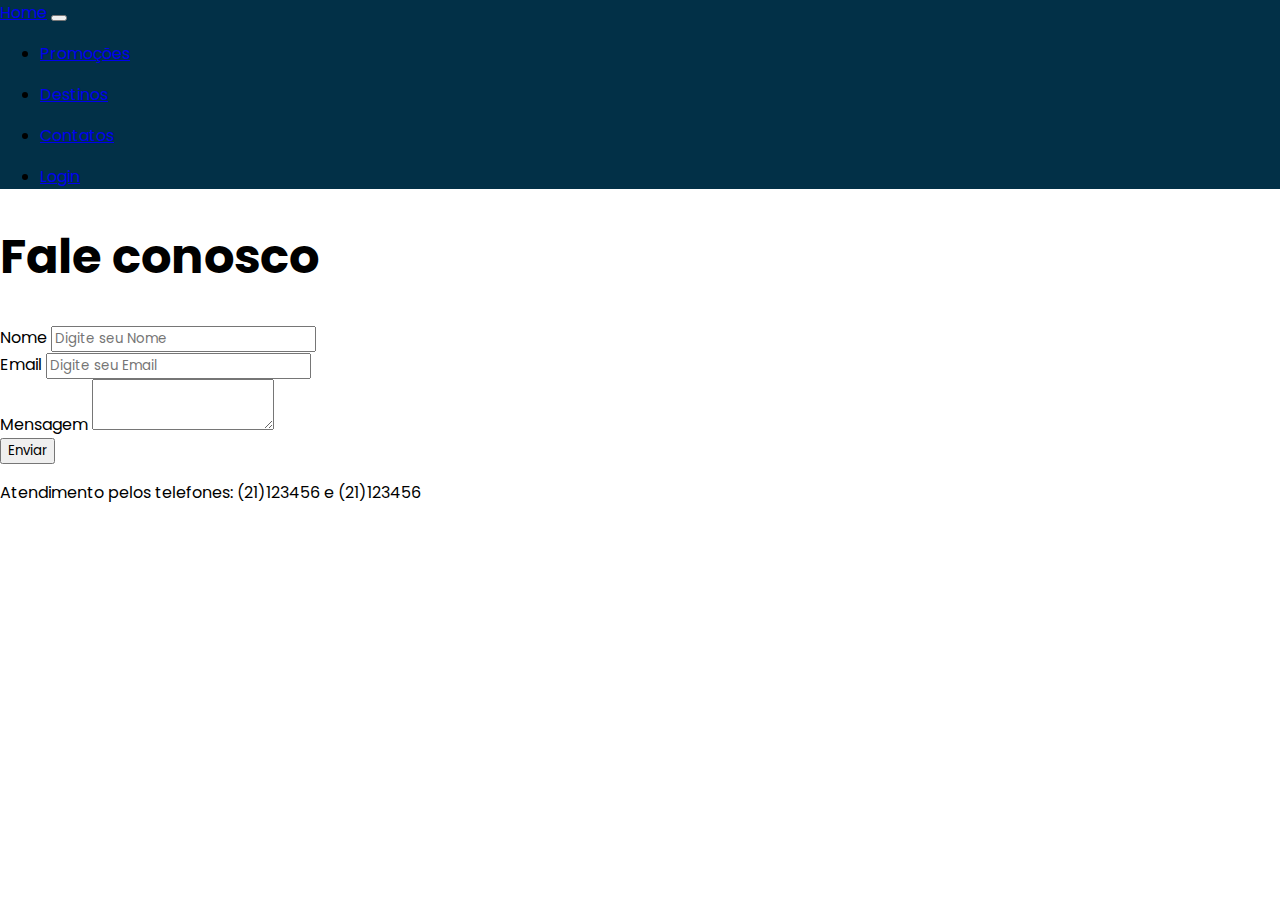
<file: contatos.html>
<!DOCTYPE html>
<html lang="en">
<head>
    <meta charset="UTF-8">
    <meta http-equiv="X-UA-Compatible" content="IE=edge">
    <meta name="viewport" content="width=device-width, initial-scale=1.0">
    <link href="https://cdn.jsdelivr.net/npm/bootstrap@5.2.0-beta1/dist/css/bootstrap.min.css" rel="stylesheet" integrity="sha384-0evHe/X+R7YkIZDRvuzKMRqM+OrBnVFBL6DOitfPri4tjfHxaWutUpFmBp4vmVor" crossorigin="anonymous">
    <link rel="stylesheet" href="https://cdnjs.cloudflare.com/ajax/libs/font-awesome/6.2.0/css/all.min.css" integrity="sha512-xh6O/CkQoPOWDdYTDqeRdPCVd1SpvCA9XXcUnZS2FmJNp1coAFzvtCN9BmamE+4aHK8yyUHUSCcJHgXloTyT2A==" crossorigin="anonymous" referrerpolicy="no-referrer" />
    <link rel="stylesheet" href="/styles/contatos.css">
    <title>AirHorizon</title>
</head>
<body>
    <nav class="navbar navbar-expand-md bg">
        <a href="/index.html" class="nav-brand fs-3 ms-3 text-decoration-none text-white">Home</a>
        <button 
        type="button"
        class="navbar-toggler me-3 text-white"
        data-bs-target="#btn"
        data-bs-toggle="collapse"
        >
        <i class="fa-solid fa-bars"></i>
        </button>
        <div class="collapse navbar-collapse" id="btn">
            <div class="mx-auto"></div>
            <ul class="navbar-nav">
                <li class="nav-item ms">
                    <a href="/promocao.html" class="nav-link mx-3 text-white fs-6">Promoções</a>
                </li>
            </ul>
            <ul class="navbar-nav">
                <li class="nav-item">
                    <a href="/destino.html" class="nav-link mx-3 text-white fs-6">Destinos</a>
                </li>
            </ul>
            <ul class="navbar-nav">
                <li class="nav-item">
                    <a href="/contatos.html" class="nav-link mx-3 text-white fs-6">Contatos</a>
                </li>
            </ul>
            <ul class="navbar-nav">
                <li class="nav-item">
                    <a href="/login.html" class="nav-link mx-3 text-white fs-6">Login</a>
                </li>
            </ul>
        </div>
    </nav>

    <main>
        <div class="container h-100 ">
            <div class="row aligin items center justify-content-center h-100 p-2 ">
                <div class="col-sm-12 col-lg-10 col-xl-9 white-bg shadow rounded-lg px-5 py-4 ">
                    <h1 class="title lead md-5">
                        Fale conosco
                    </h1>
                    <form action="" class="mb-5">
                        <div class="form-row mb-4">
                            <div class="col-sm-12 col-md-6 md-5">
                                <label for="Nome" class="text-muted md-0">Nome</label>
                                <input type="text" id="Nome"
                                class="form-control bg-transparent shadow-none borde-0 pl-0 input-field " placeholder="Digite seu Nome">
                                <span class="d-block borde-bottom"></span>
                            </div>
                            <div class="col-sm-12 col-md-6 md-5">
                                <label for="Email" class="text-muted md-0">Email</label>
                                <input type="email" id="Email"
                                class="form-control bg-transparent shadow-none borde-0 pl-0 input-field " placeholder="Digite seu Email">
                                <span class="d-block borde-bottom"></span>
                            </div>
                            <div class="col-sm-12 col-md-4">
                                <label for="Mensagem" class="text-muted md-0">Mensagem</label>
                                <textarea id="Mensagem" rows="3" class="form-control bg-transparent shadow-none borde-0 pl-0 input-field"></textarea>
                                <span class="d-block borde-bottom"></span>
                            </div>
                        </div>
                        <button class="btn btn-danger rounded-pill px-5 btn-send">Enviar</button>
                    </form>
                    <p>
                        Atendimento pelos telefones: <span class="text-danger">(21)123456</span> e <span class="text-danger">(21)123456</span>
                    </p>
                </div>
            </div>
        </div>
    </main>
    <script src="https://cdn.jsdelivr.net/npm/bootstrap@5.2.0-beta1/dist/js/bootstrap.bundle.min.js" integrity="sha384-pprn3073KE6tl6bjs2QrFaJGz5/SUsLqktiwsUTF55Jfv3qYSDhgCecCxMW52nD2" crossorigin="anonymous"></script>
</body>
</html>
</file>
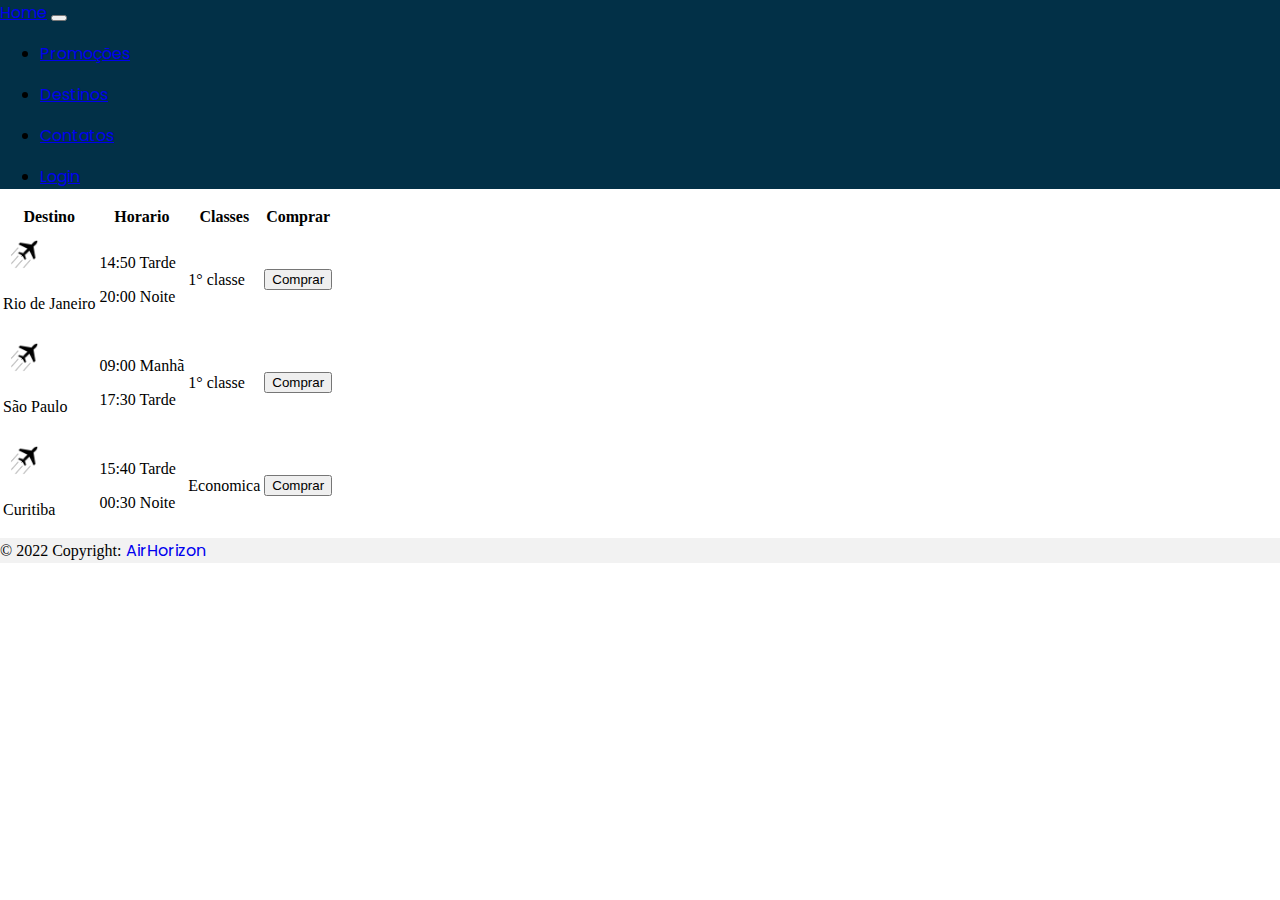
<file: destino.html>
<!DOCTYPE html>
<html lang="pt-br">
<head>
    <meta charset="UTF-8">
    <meta http-equiv="X-UA-Compatible" content="IE=edge">
    <meta name="viewport" content="width=device-width, initial-scale=1.0">
    <link rel="stylesheet" href="/styles/global.css">
    <link href="https://cdn.jsdelivr.net/npm/bootstrap@5.2.0-beta1/dist/css/bootstrap.min.css" rel="stylesheet" integrity="sha384-0evHe/X+R7YkIZDRvuzKMRqM+OrBnVFBL6DOitfPri4tjfHxaWutUpFmBp4vmVor" crossorigin="anonymous">
    <script src="https://cdn.jsdelivr.net/npm/bootstrap@5.2.0-beta1/dist/js/bootstrap.bundle.min.js" integrity="sha384-pprn3073KE6tl6bjs2QrFaJGz5/SUsLqktiwsUTF55Jfv3qYSDhgCecCxMW52nD2" crossorigin="anonymous"></script>
    <link rel="stylesheet" href="https://cdnjs.cloudflare.com/ajax/libs/font-awesome/6.2.0/css/all.min.css" integrity="sha512-xh6O/CkQoPOWDdYTDqeRdPCVd1SpvCA9XXcUnZS2FmJNp1coAFzvtCN9BmamE+4aHK8yyUHUSCcJHgXloTyT2A==" crossorigin="anonymous" referrerpolicy="no-referrer" />
    <title>AirHorizon</title>
</head>
<body>
    <!-- Navbar -->
    <nav class="navbar navbar-expand-md bg">
      <a href="/index.html" class="nav-brand fs-3 ms-3 text-decoration-none text-white">Home</a>
      <button 
      type="button"
      class="navbar-toggler me-3 text-white"
      data-bs-target="#btn"
      data-bs-toggle="collapse"
      >
      <i class="fa-solid fa-bars"></i>
      </button>
      <div class="collapse navbar-collapse" id="btn">
          <div class="mx-auto"></div>
          <ul class="navbar-nav">
              <li class="nav-item ms">
                  <a href="/promocao.html" class="nav-link mx-3 text-white fs-6">Promoções</a>
              </li>
          </ul>
          <ul class="navbar-nav">
              <li class="nav-item">
                  <a href="/destino.html" class="nav-link mx-3 text-white fs-6">Destinos</a>
              </li>
          </ul>
          <ul class="navbar-nav">
              <li class="nav-item">
                  <a href="/contatos.html" class="nav-link mx-3 text-white fs-6 ">Contatos</a>
              </li>
          </ul>
          <ul class="navbar-nav">
              <li class="nav-item">
                  <a href="/login.html" class="nav-link mx-3 text-white fs-6">Login</a>
              </li>
          </ul>
      </div>
  </nav>
    <!-- Navbar --> 
    <table class="table align-middle mb-0 bg-white">
      <thead class="bg-light">
        <tr>
          <th>Destino</th>
          <th>Horario</th>
          <th>Classes</th>
          <th>Comprar</th>
        </tr>
      </thead>
      <tbody>
        <tr>
          <td>
            <div class="d-flex align-items-center">
              <img
                  src="/img/ícone-simples-do-avião-119742862.jpg"
                  alt=""
                  style="width: 45px; height: 45px"
                  class="rounded-circle"
                  />
              <div class="ms-3">
                <p class="fw-bold mb-1">Rio de Janeiro</p>
              </div>
            </div>
          </td>
          <td>
            <p class="fw-normal mb-1">14:50 Tarde</p>
            <p class="fw-normal mb-1">20:00 Noite</p>
          </td>
          <td>1° classe</td>
          <td>
            <button type="button" class="btn btn-link btn-rounded btn-sm fw-bold text-decoration-none"">
              Comprar
            </button>
          </td>
        </tr>
        <tr>
          <td>
            <div class="d-flex align-items-center">
              <img
                  src="/img/ícone-simples-do-avião-119742862.jpg"
                  class="rounded-circle"
                  alt=""
                  style="width: 45px; height: 45px"
                  />
              <div class="ms-3">
                <p class="fw-bold mb-1">São Paulo</p>
              </div>
            </div>
          </td>
          <td>
            <p class="fw-normal mb-1">09:00 Manhã</p>
            <p class="fw-normal mb-1">17:30 Tarde</p>
          </td>
          <td>1° classe</td>
          <td>
            <button
                    type="button"
                    class="btn btn-link btn-rounded btn-sm fw-bold text-decoration-none" 
                    data-mdb-ripple-color="dark"
                    >
              Comprar
            </button>
          </td>
        </tr>
        <tr>
          <td>
            <div class="d-flex align-items-center">
              <img
                  src="/img/ícone-simples-do-avião-119742862.jpg"
                  class="rounded-circle"
                  alt=""
                  style="width: 45px; height: 45px"
                  />
              <div class="ms-3">
                <p class="fw-bold mb-1">Curitiba</p>
              </div>
            </div>
          </td>
          <td>
            <p class="fw-normal mb-1">15:40 Tarde</p>
            <p class="fw-normal mb-1">00:30 Noite</p>
          </td>
          <td>Economica</td>
          <td>
            <button
                    type="button"
                    class="btn btn-link btn-rounded btn-sm fw-bold text-decoration-none""
                    data-mdb-ripple-color="dark"
                    >
              Comprar
            </button>
          </td>
        </tr>
      </tbody>
    </table>
          <!-- Footer -->
    <footer class="text-center fixed-bottom text-lg-start bg-light text-muted p-2">
        <div class="text-center p-4" style="background-color: rgba(0, 0, 0, 0.05);">
              © 2022 Copyright:
        <a class="text-reset fw-bold" href="/contatos.html">AirHorizon</a>
      </div>
    </footer>
</body>
</html>
</file>
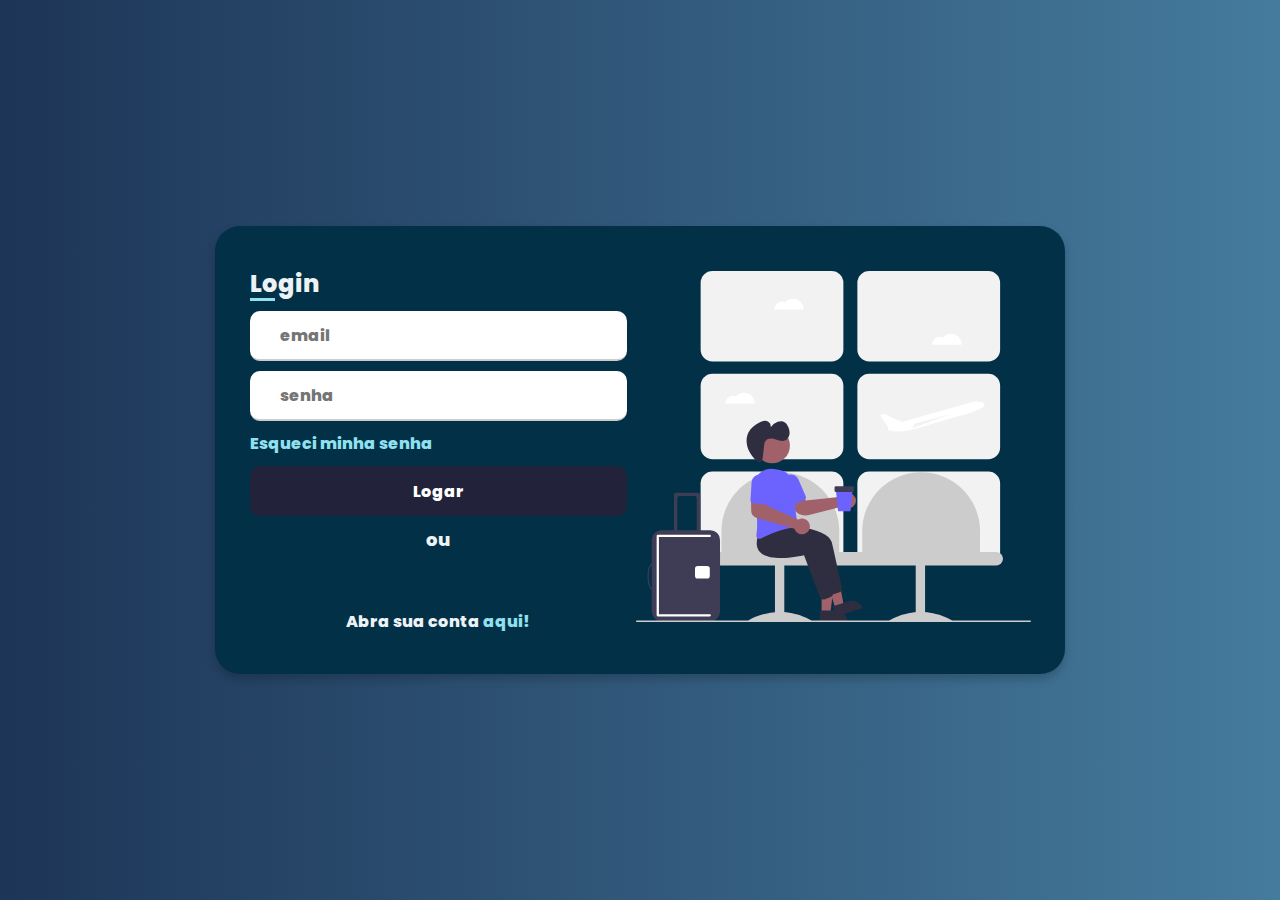
<file: login.html>
<!DOCTYPE html>
<html lang="en">
<head>
    <meta charset="UTF-8">
    <meta http-equiv="X-UA-Compatible" content="IE=edge">
    <meta name="viewport" content="width=device-width, initial-scale=1.0">
    <link rel="stylesheet" href="https://cdnjs.cloudflare.com/ajax/libs/font-awesome/6.2.0/css/all.min.css" integrity="sha512-xh6O/CkQoPOWDdYTDqeRdPCVd1SpvCA9XXcUnZS2FmJNp1coAFzvtCN9BmamE+4aHK8yyUHUSCcJHgXloTyT2A==" crossorigin="anonymous" referrerpolicy="no-referrer" />
    <link rel="stylesheet" href="/styles/login.css">
    <title>AirHorizon</title>
</head>
<body>
    <div class="container">
        <div class="login-form">
            <div class="title">Login</div>
            <form action="">
                <div class="input-box">
                    <i class="fa fa-envelope"></i>
                    <input type="text" placeholder="email" required>
                </div>

                <div class="input-box">
                    <i class="fa-solid fa-key"></i>
                    <input type="password" placeholder="senha" required>
                </div>
                
                <div class="forgot"><a href="/editar.html">Esqueci minha senha</a></div>
                <div class="input-box">
                    <input type="submit" value="Logar">
                </div>
                <div class="divider">ou</div>
                <div class="media-sociais">
                    <i class="fa-brands fa-facebook"></i>
                    <i class="fa-brands fa-google"></i>
                    <i class="fa-brands fa-twitter"></i>
                </div>

                <div class="sigup-text">
                    <p>Abra sua conta <a href="/cadastro.html">aqui!</a></p>
                </div>
            </form>
        </div>

        <div class="login-img">
            <img src="/img/undraw_airport_re_oqk1.svg" width="100%">
        </div>
    </div>
</body>
</html>
</file>
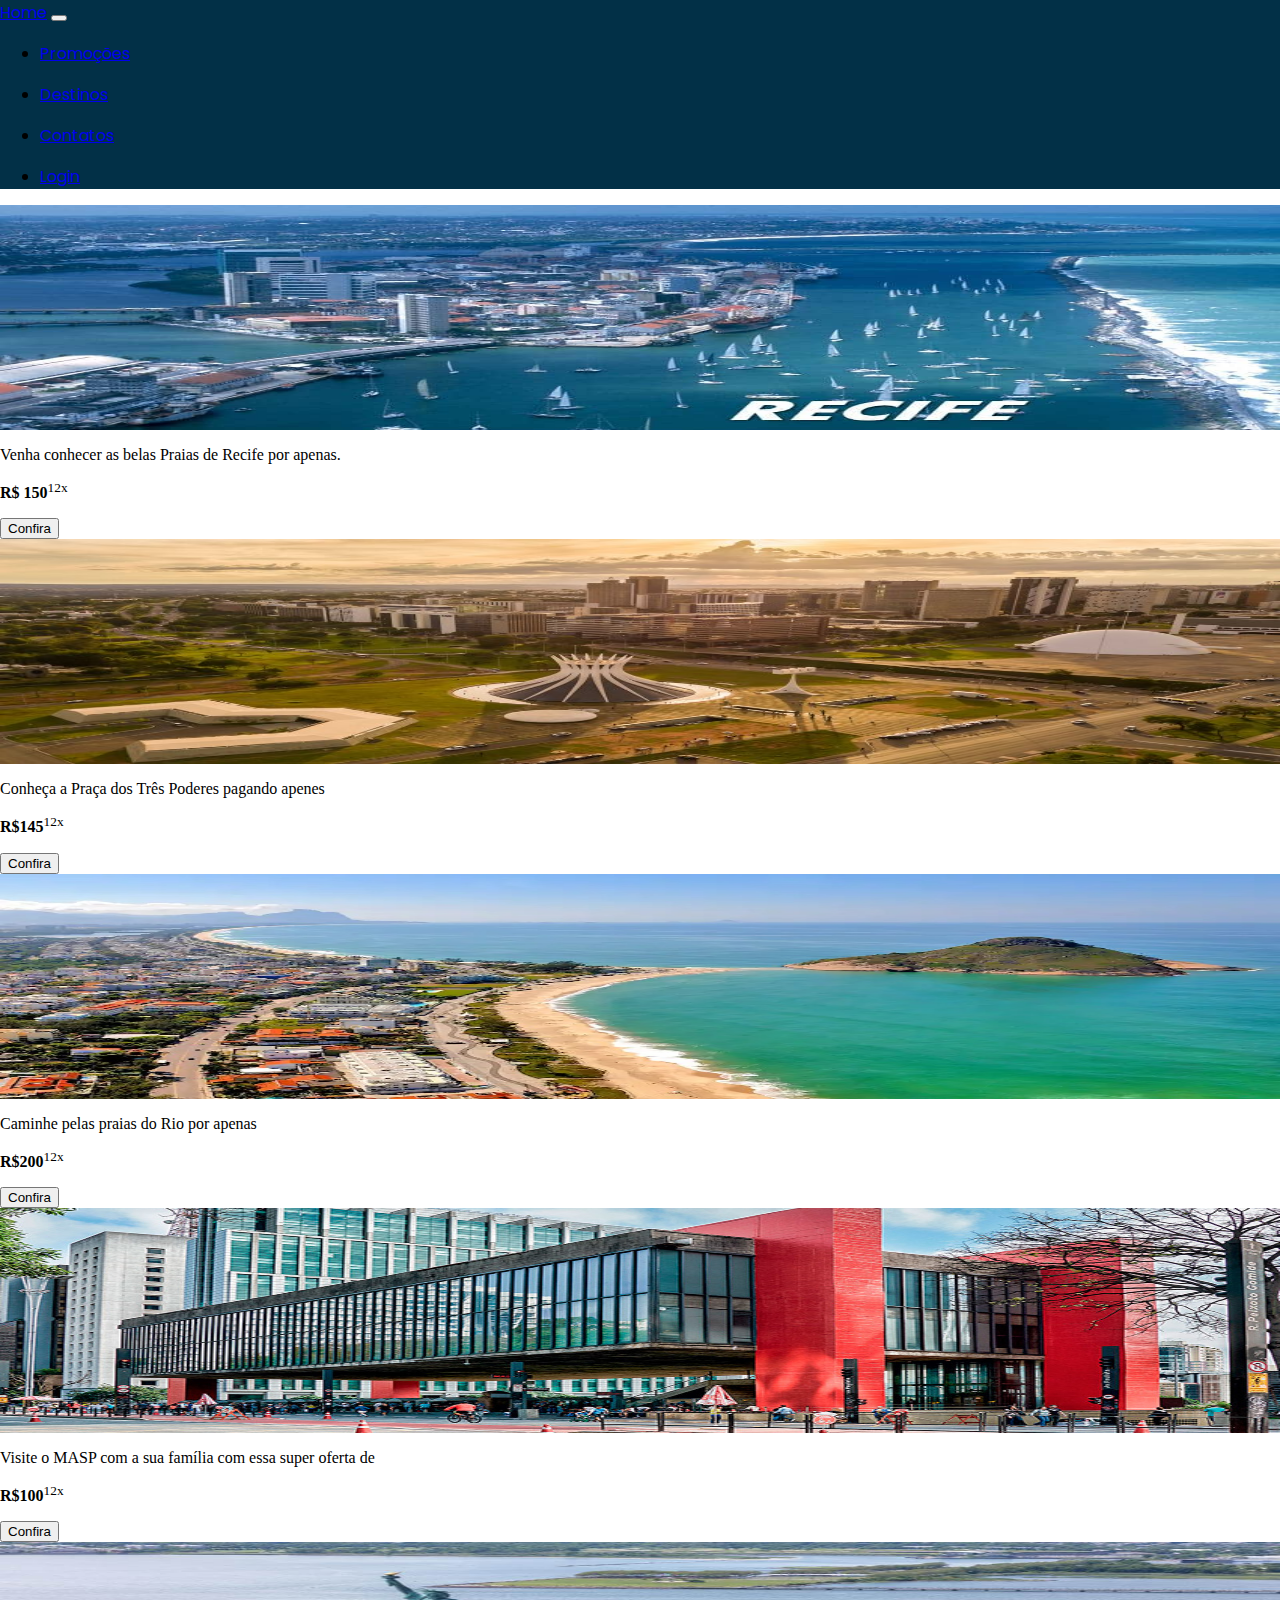
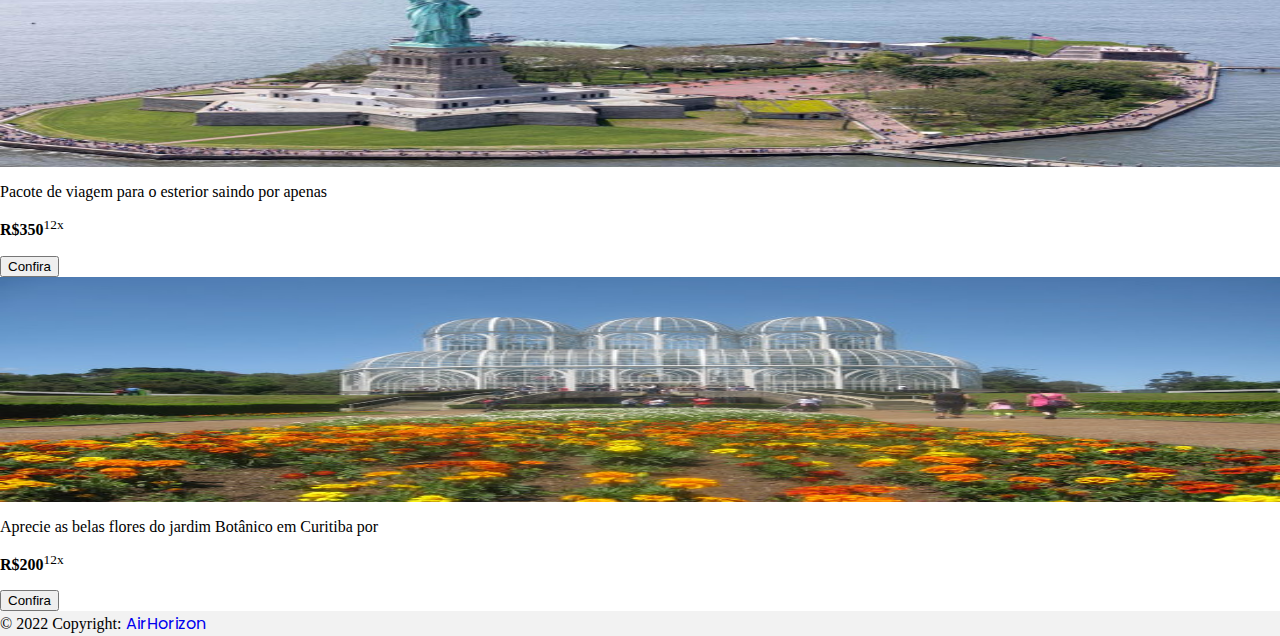
<file: promocao.html>
<!DOCTYPE html>
<html lang="pt-br">
<head>
    <meta charset="UTF-8">
    <meta http-equiv="X-UA-Compatible" content="IE=edge">
    <meta name="viewport" content="width=device-width, initial-scale=1.0">
    <link rel="stylesheet" href="/styles/global.css">
    <link href="https://cdn.jsdelivr.net/npm/bootstrap@5.2.0-beta1/dist/css/bootstrap.min.css" rel="stylesheet" integrity="sha384-0evHe/X+R7YkIZDRvuzKMRqM+OrBnVFBL6DOitfPri4tjfHxaWutUpFmBp4vmVor" crossorigin="anonymous">
    <script src="https://cdn.jsdelivr.net/npm/bootstrap@5.2.0-beta1/dist/js/bootstrap.bundle.min.js" integrity="sha384-pprn3073KE6tl6bjs2QrFaJGz5/SUsLqktiwsUTF55Jfv3qYSDhgCecCxMW52nD2" crossorigin="anonymous"></script>
    <link rel="stylesheet" href="https://cdnjs.cloudflare.com/ajax/libs/font-awesome/6.2.0/css/all.min.css" integrity="sha512-xh6O/CkQoPOWDdYTDqeRdPCVd1SpvCA9XXcUnZS2FmJNp1coAFzvtCN9BmamE+4aHK8yyUHUSCcJHgXloTyT2A==" crossorigin="anonymous" referrerpolicy="no-referrer" />
    <title>AirHorizon</title>
</head>
<body>
    <!-- Navbar -->
    <nav class="navbar navbar-expand-md bg">
      <a href="/index.html" class="nav-brand fs-3 ms-3 text-decoration-none text-white">Home</a>
      <button 
      type="button"
      class="navbar-toggler me-3 text-white"
      data-bs-target="#btn"
      data-bs-toggle="collapse"
      >
      <i class="fa-solid fa-bars"></i>
      </button>
      <div class="collapse navbar-collapse" id="btn">
          <div class="mx-auto"></div>
          <ul class="navbar-nav">
              <li class="nav-item ms">
                  <a href="/promocao.html" class="nav-link mx-3 text-white fs-6">Promoções</a>
              </li>
          </ul>
          <ul class="navbar-nav">
              <li class="nav-item">
                  <a href="/destino.html" class="nav-link mx-3 text-white fs-6">Destinos</a>
              </li>
          </ul>
          <ul class="navbar-nav">
              <li class="nav-item">
                  <a href="/contatos.html" class="nav-link mx-3 text-white fs-6">Contatos</a>
              </li>
          </ul>
          <ul class="navbar-nav">
              <li class="nav-item">
                  <a href="/login.html" class="nav-link mx-3 text-white fs-6">Login</a>
              </li>
          </ul>
      </div>
  </nav>
    <!-- Navbar --> 
    <!--Conteudo-->
    <div class="album py-5 bg-light">
      <div class="container">

        <div class="row">
          <div class="col-md-4">
            <div class="card mb-4 box-shadow">
              <img class="card-img-top" data-src="holder.js/100px225?theme=thumb&amp;bg=55595c&amp;fg=eceeef&amp;text=Thumbnail" alt="Thumbnail [100%x225]" style="height: 225px; width: 100%; display: block;" src="/img/recife.jpg" data-holder-rendered="true">
              <div class="card-body">
                <p class="card-text">Venha conhecer as belas Praias de Recife por apenas.</p>
                <p class="card-text"><strong>R$ 150</strong><sup>12x</sup></p>
                <div class="d-flex justify-content-between align-items-center">
                  <div class="btn-group">
                    <button type="button" class="btn btn-outline-dark">Confira</button>
                  </div>
                </div>
              </div>
            </div>
          </div>
          <div class="col-md-4">
            <div class="card mb-4 box-shadow">
              <img class="card-img-top" data-src="holder.js/100px225?theme=thumb&amp;bg=55595c&amp;fg=eceeef&amp;text=Thumbnail" alt="Thumbnail [100%x225]" src="/img/br.jpg" data-holder-rendered="true" style="height: 225px; width: 100%; display: block;">
              <div class="card-body">
                <p class="card-text">Conheça a Praça dos Três Poderes pagando apenes</p>
                <p class="card-text"><strong>R$145</strong><sup>12x</sup></p>
                <div class="d-flex justify-content-between align-items-center">
                  <div class="btn-group">
                    <button type="button" class="btn btn-outline-dark">Confira</button>
                  </div>
                </div>
              </div>
            </div>
          </div>
          <div class="col-md-4">
            <div class="card mb-4 box-shadow">
              <img class="card-img-top" data-src="holder.js/100px225?theme=thumb&amp;bg=55595c&amp;fg=eceeef&amp;text=Thumbnail" alt="Thumbnail [100%x225]" src="/img/copa.jpeg" data-holder-rendered="true" style="height: 225px; width: 100%; display: block;">
              <div class="card-body">
                <p class="card-text">Caminhe pelas praias do Rio por apenas</p>
                <p class="card-text"><strong>R$200</strong><sup>12x</sup></p>
                <div class="d-flex justify-content-between align-items-center">
                  <div class="btn-group">
                    <button type="button" class="btn btn-outline-dark">Confira</button>
                  </div>
                </div>
              </div>
            </div>
          </div>

          <div class="col-md-4">
            <div class="card mb-4 box-shadow">
              <img class="card-img-top" data-src="holder.js/100px225?theme=thumb&amp;bg=55595c&amp;fg=eceeef&amp;text=Thumbnail" alt="Thumbnail [100%x225]" src="/img/masp.jpg" data-holder-rendered="true" style="height: 225px; width: 100%; display: block;">
              <div class="card-body">
                <p class="card-text">Visite o MASP com a sua família com essa super oferta de</p>
                <p class="card-text"><strong>R$100</strong><sup>12x</sup></p>
                <div class="d-flex justify-content-between align-items-center">
                  <div class="btn-group">
                    <button type="button" class="btn btn-outline-dark">Confira</button>
                  </div>
                </div>
              </div>
            </div>
          </div>
          <div class="col-md-4">
            <div class="card mb-4 box-shadow">
              <img class="card-img-top" data-src="holder.js/100px225?theme=thumb&amp;bg=55595c&amp;fg=eceeef&amp;text=Thumbnail" alt="Thumbnail [100%x225]" src="/img/liberdade.jpg" data-holder-rendered="true" style="height: 225px; width: 100%; display: block;">
              <div class="card-body">
                <p class="card-text">Pacote de viagem para o esterior saindo por apenas</p>
                <p class="card-text"><strong>R$350</strong><sup>12x</sup></p>
                <div class="d-flex justify-content-between align-items-center">
                  <div class="btn-group">
                    <button type="button" class="btn btn-outline-dark">Confira</button>
                  </div>
                </div>
              </div>
            </div>
          </div>
          <div class="col-md-4">
            <div class="card mb-4 box-shadow">
              <img class="card-img-top" data-src="holder.js/100px225?theme=thumb&amp;bg=55595c&amp;fg=eceeef&amp;text=Thumbnail" alt="Thumbnail [100%x225]" src="/img/jardim-botanico.jpg" data-holder-rendered="true" style="height: 225px; width: 100%; display: block;">
              <div class="card-body">
                <p class="card-text">Aprecie as belas flores do jardim Botânico em Curitiba por</p>
                <p class="card-text"><strong>R$200</strong><sup>12x</sup></p>
                <div class="d-flex justify-content-between align-items-center">
                  <div class="btn-group">
                    <button type="button" class="btn btn-outline-dark">Confira</button>
                  </div>
                </div>
              </div>
            </div>
          </div>
        </div>
      </div>
    </div>
            <!-- Footer -->
  <footer class="text-center text-lg-start bg-light text-muted p-2">
<div class="text-center p-4" style="background-color: rgba(0, 0, 0, 0.05);">
  © 2022 Copyright:
  <a class="text-reset fw-bold" href="/contatos.html">AirHorizon</a>
</div>

</footer>
</body>
</html>
</file>
<file: styles/contatos.css>
@import url('https://fonts.googleapis.com/css2?family=Poppins:wght@300;400;500&display=swap');
body{
    margin: 0;
    padding: 0;
    font-family: 'Poppins', sans-serif;
}
.navbar{
    font-family: 'Poppins', sans-serif;
    font-weight: 400;

}
.navbar-toggle:focus{
    box-shadow: none;
}
.bg{
    background-color: #023047;
}
.title{
    font-family: 'Poppins', sans-serif;
    font-size: 3rem;
}
label,input,p,button{
    font-family: 'Poppins', sans-serif;
}
</file>
<file: styles/global.css>
@import url('https://fonts.googleapis.com/css2?family=Poppins:wght@300;400;500&display=swap');
body{
    margin: 0;
    padding: 0;
    
}
.navbar{
    font-family: 'Poppins', sans-serif;
    font-weight: 400;

}
.navbar-toggle:focus{
    box-shadow: none;
}
.banner-image{
    background-image: url(https://images3.alphacoders.com/979/97969.jpg);
    background-size: cover;
    background-position: center;
    background-repeat: no-repeat;
}
.banner-image .display-1 a{
    color: #90e0ef;
    font-weight: 700;
    text-decoration: none;
}
footer a{
    text-decoration: none;
    font-family: 'Poppins', sans-serif;
}
.bg{
    background-color: #023047;
}
.white-bg{
    background-color: rgba(255, 255, 255, 0.95);
}
</file>
<file: styles/login.css>
@import url('https://fonts.googleapis.com/css2?family=Poppins:wght@300;400;500&display=swap');
*{
    margin: 0;
    padding: 0;
    font-family: 'Poppins', sans-serif;
    box-sizing: border-box;
}
body{
    min-height: 100vh;
    display: flex;
    justify-content: center;
    align-items: center;
    background: linear-gradient(90deg, #1d3557 0%, #457b9d 100%);
    padding: 40px;
}
.container{
    max-width: 850px;
    background: #023047;
    box-shadow: 0px 5px 10px rgba(0, 0, 0, 0.2);
    display: flex;
    align-items: center;
    justify-content: space-around;
    padding: 40px 30px;
    border-radius: 25px;
    
}
.container .login-form .title{
    position: relative;
    font-size: 24px;
    font-weight: 800;
    color: #edf2f4;
}
.container .login-form .title::before{
    content: '';
    position: absolute;
    left: 0;
    bottom: 0;
    height: 3px;
    width: 25px;
    background-color: #90e0ef;
}
.container .login-form .input-box{
    display: flex;
    align-items: center;
    height: 50px;
    width: 100%;
    margin: 10px 0;
    position: relative;
    
} 
.container .login-form .input-box input{
    height: 100%;
    width: 100%;
    outline: none;
    border: none;
    padding: 0 30px;
    font-size: 16px;
    font-weight: 800;
    border-bottom: 2px solid rgba(0, 0, 0, 0.2);
    transition: all 0.3s ease;
    border-radius: 10px;
}
.container .login-form .input-box input:focus,
.container .login-form .input-box input:valid{
    border-color:#90e0ef;
}
.container .login-form .input-box input[type="submit"]{
    background-color: #22223b;
    border: 0;
    color: #fff;
    border-radius: 10px;
    cursor: pointer;
}
.container .login-form .input-box i{
    position: absolute;
    color: #2b2d42;
    font-size: 15px;
}
.container .login-form .forgot a{
    color:#90e0ef;
    text-decoration: none;
    font-weight: 800;
}
.container .login-form .divider{
    text-align: center;
    margin: 10px;
    font-size: 18px;
    color: #edf2f4;
    font-weight: 800;
}
.container .login-form .media-sociais{
    text-align: center;
}
.container .login-form .media-sociais i{
    margin: 10px;
    font-size: 30px;
    cursor: pointer;
}
.container .login-form .media-sociais i:hover{
    color: #edf2f4;
}
.container .login-form .sigup-text p{
    color:#edf2f4;
    text-align: center;
    font-weight: 800;
}
.container .login-form .sigup-text a{
    color:#90e0ef;
    text-align: center;
    text-decoration: none;
    font-weight: 800;
}
.container .login-img{
    width: 50%;
}
@media (max-width:800px) {
    .login-img{
        display: none;
    }
}
</file>
